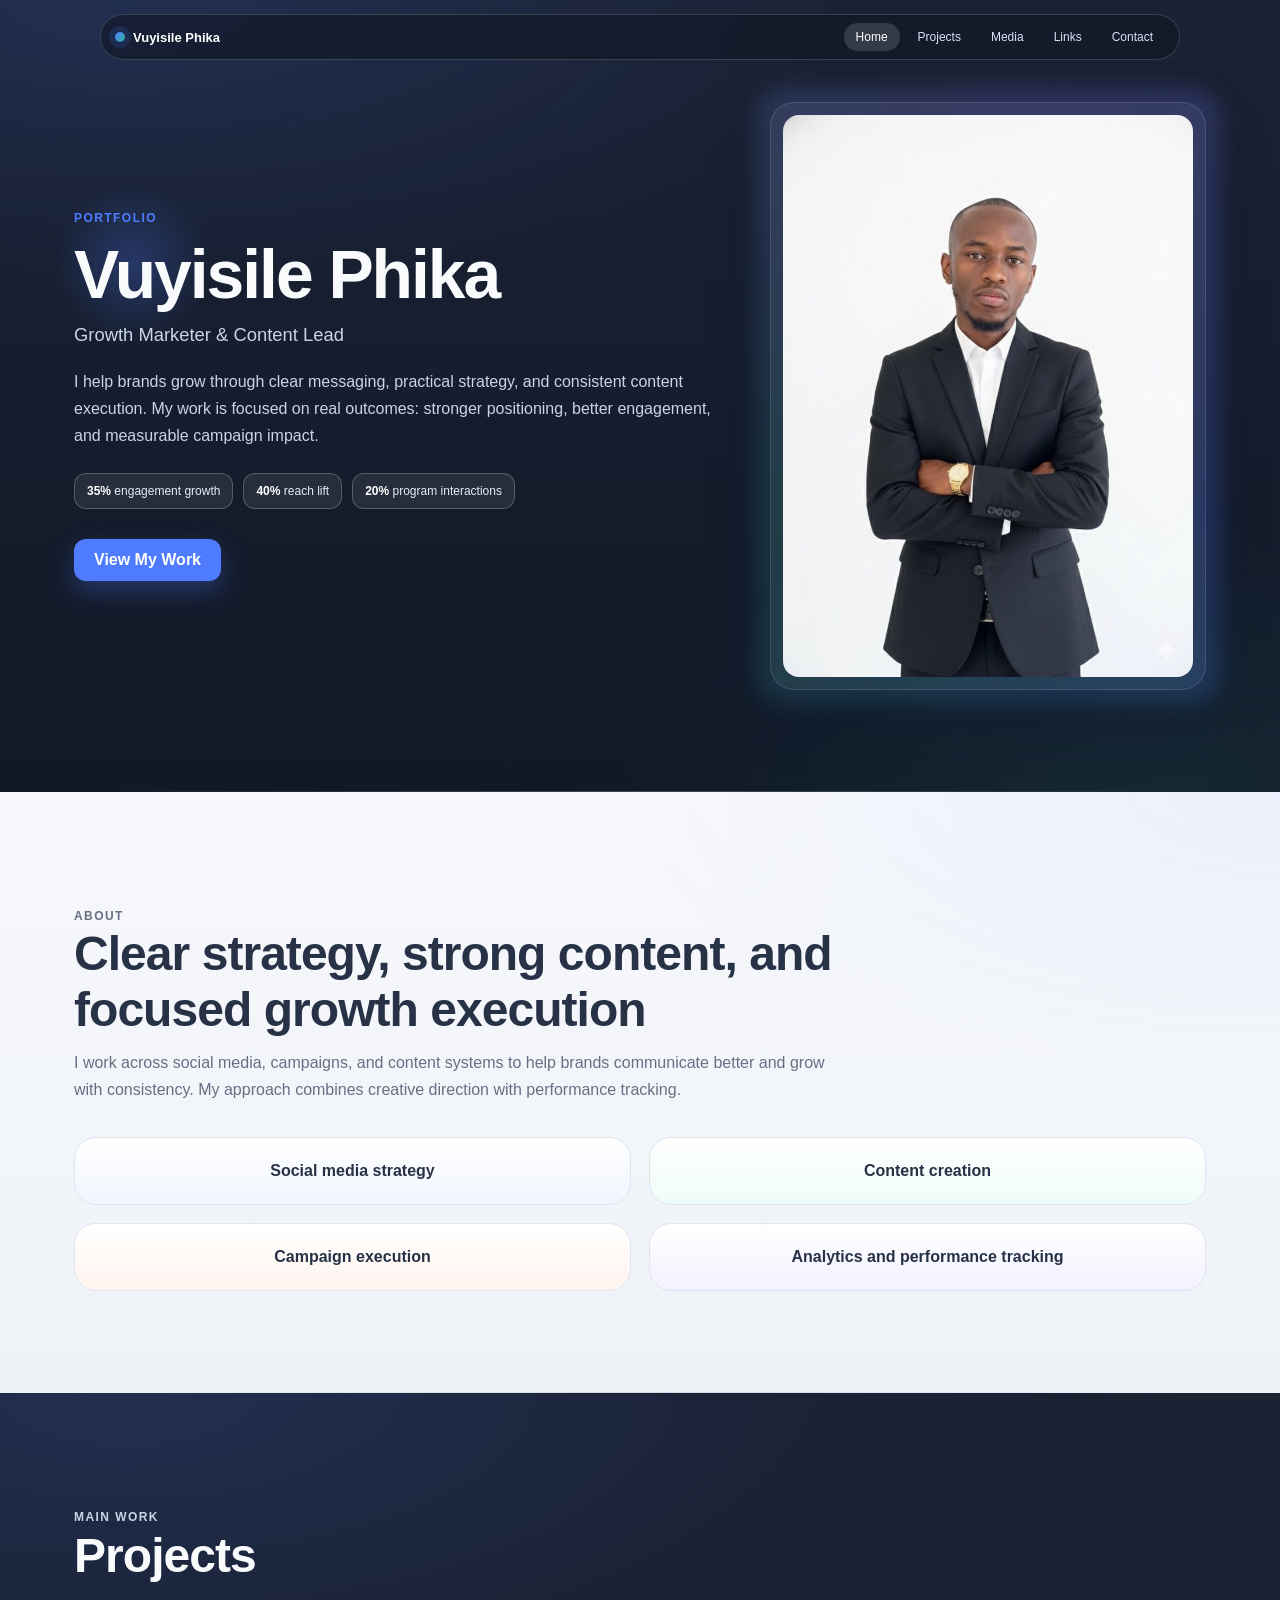
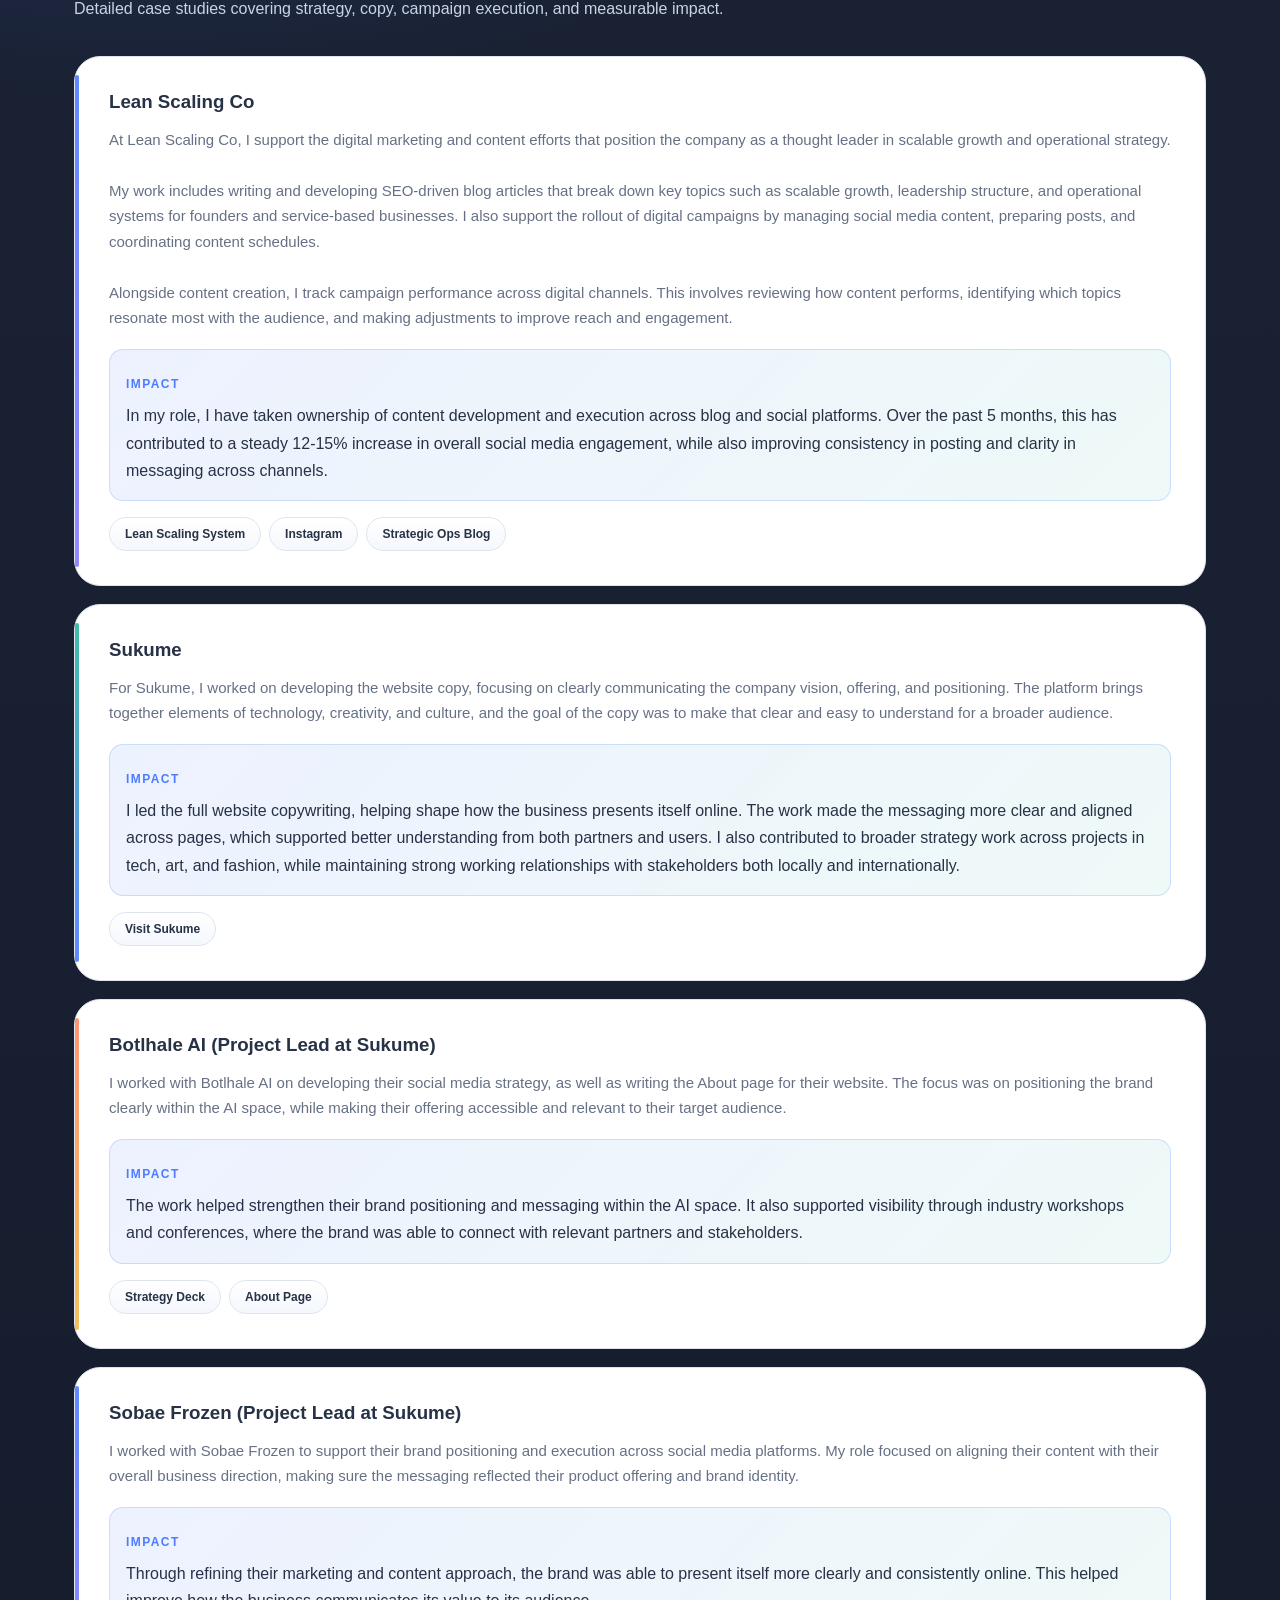
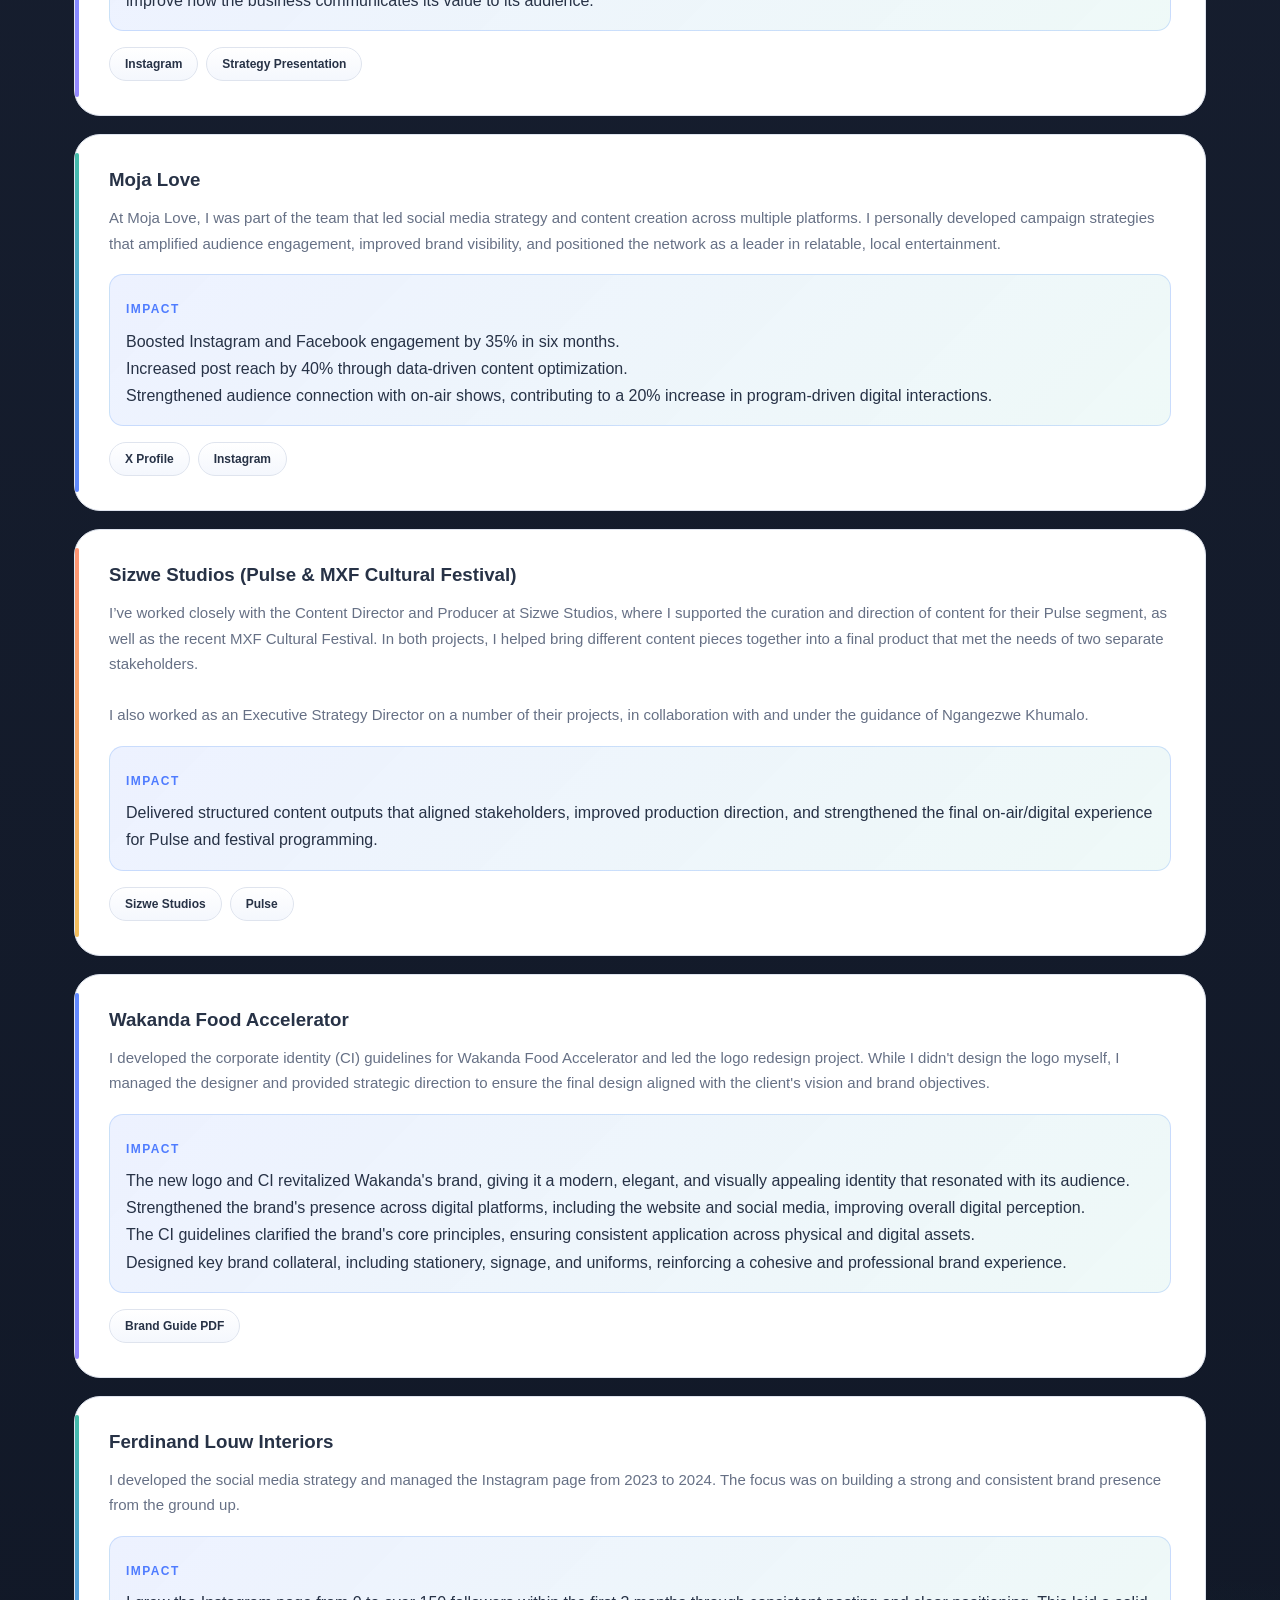
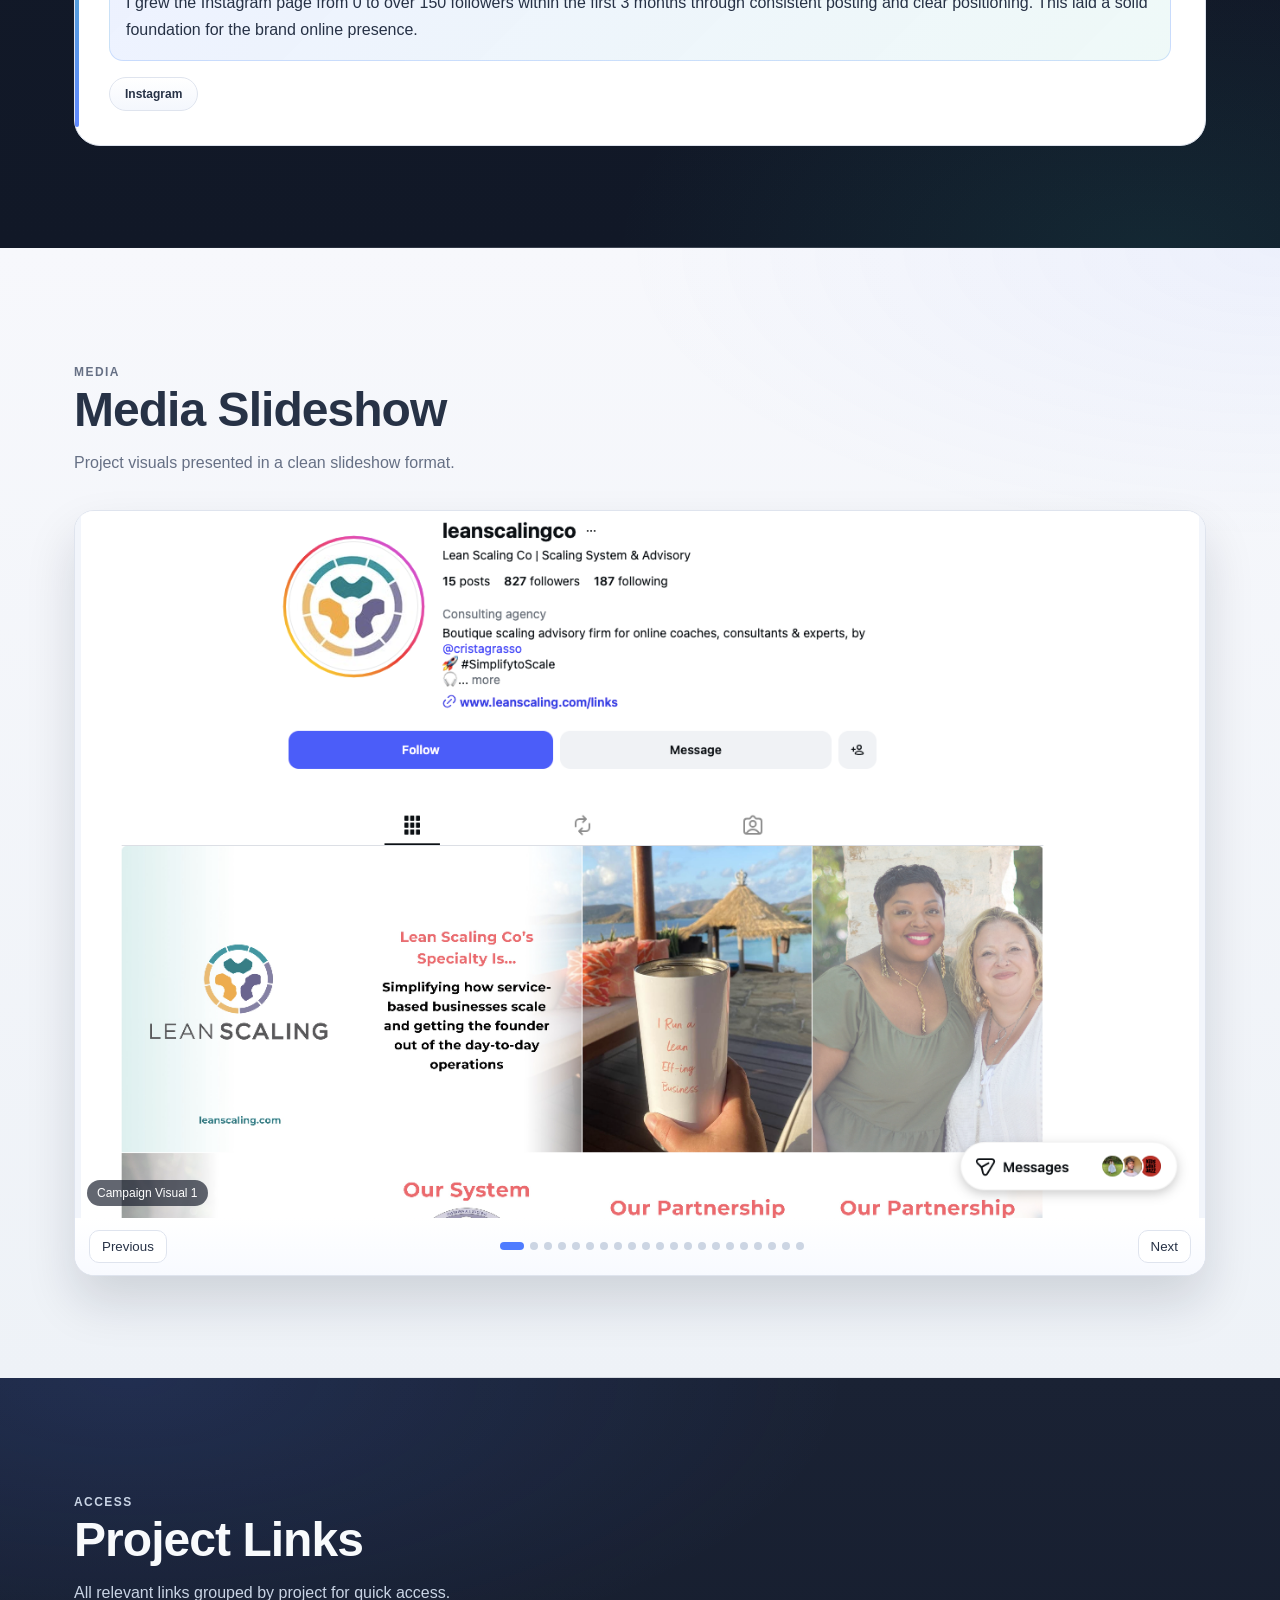
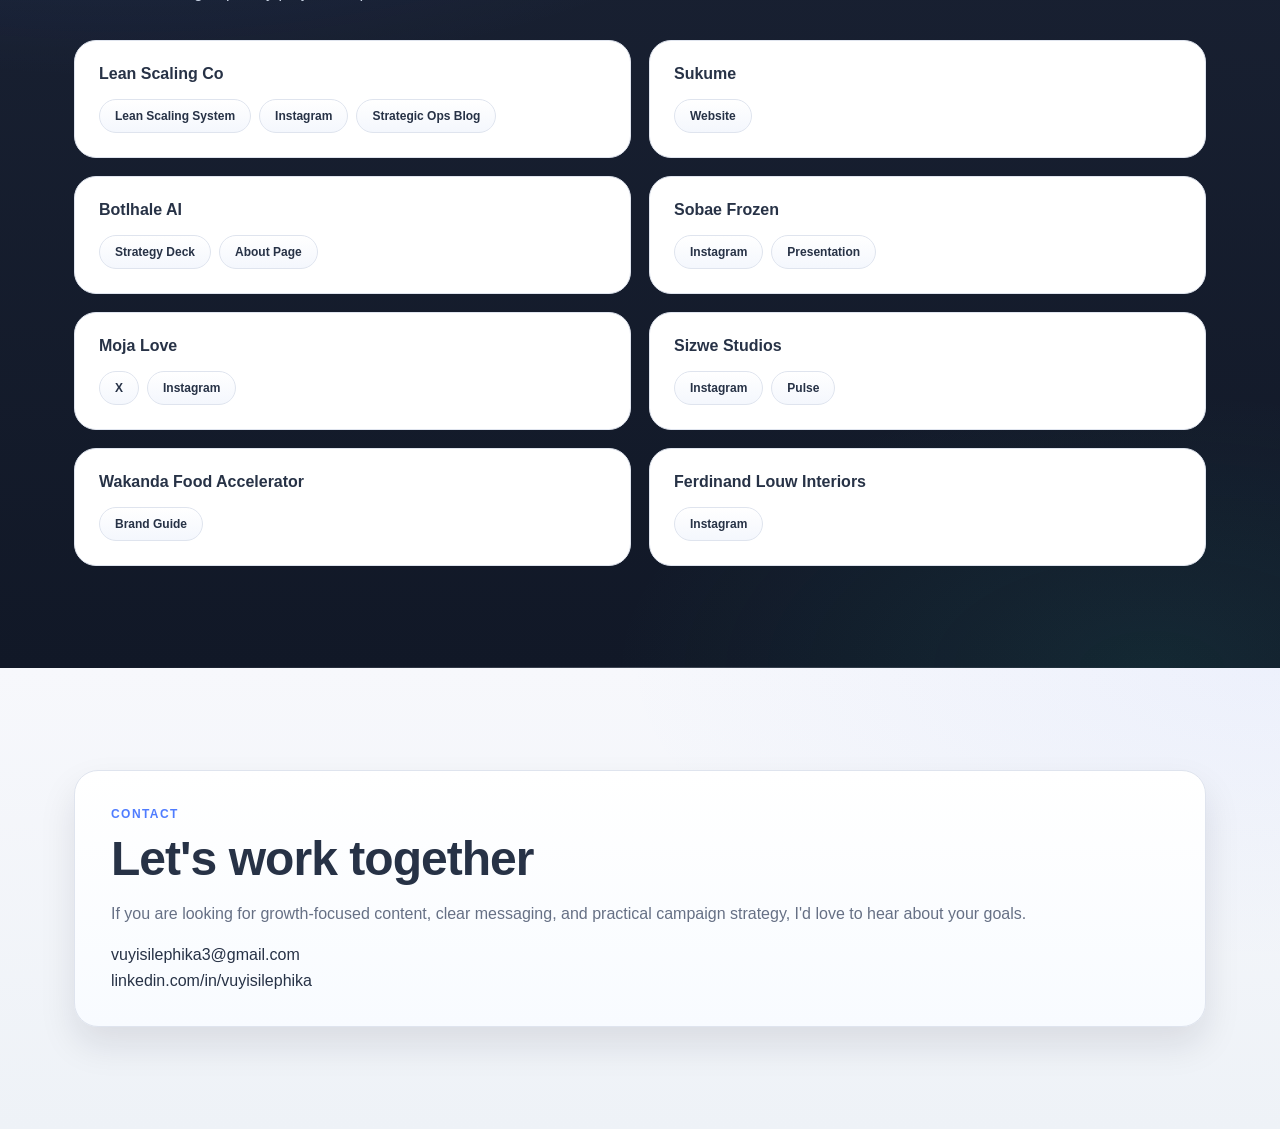
<file: Vuyisile's Portfolio/index.html>
<!doctype html>
<html lang="en">
  <head>
    <meta charset="UTF-8" />
    <meta name="viewport" content="width=device-width, initial-scale=1.0" />
    <title>Vuyisile Phika | Growth Marketer Portfolio</title>
    <style>
      :root {
        --dark: #111827;
        --light: #f7f8fc;
        --blue: #4f7cff;
        --green: #2fb49f;
        --violet: #8b7cff;
        --coral: #ff8a65;
        --gold: #f2b84b;
        --text-light: #f8fafc;
        --text-dark: #273246;
        --muted-light: #c9d4e5;
        --muted-dark: #667085;
        --border: #dfe4ee;
      }

      * {
        box-sizing: border-box;
      }

      html {
        scroll-behavior: smooth;
      }

      body {
        margin: 0;
        font-family: "Plus Jakarta Sans", Inter, -apple-system, BlinkMacSystemFont, "Segoe UI", Roboto, sans-serif;
        background: var(--dark);
        color: var(--text-light);
        overflow-x: hidden;
      }

      .top-nav {
        position: fixed;
        top: 14px;
        left: 50%;
        transform: translateX(-50%);
        width: min(96%, 1080px);
        z-index: 40;
        border: 1px solid rgba(255, 255, 255, 0.16);
        background: rgba(17, 24, 39, 0.68);
        border-radius: 999px;
        backdrop-filter: blur(12px);
      }

      .top-nav .inner {
        display: flex;
        align-items: center;
        justify-content: space-between;
        padding: 8px 14px;
      }

      .brand-dot {
        display: inline-flex;
        align-items: center;
        gap: 8px;
        font-size: 13px;
        font-weight: 700;
        color: #fff;
      }

      .brand-dot::before {
        content: "";
        width: 10px;
        height: 10px;
        border-radius: 999px;
        background: linear-gradient(135deg, var(--blue), var(--green));
        box-shadow: 0 0 0 6px rgba(79, 124, 255, 0.15);
      }

      .nav-links {
        display: flex;
        gap: 6px;
        flex-wrap: wrap;
      }

      .nav-links a {
        color: #d8e3f3;
        text-decoration: none;
        font-size: 12px;
        padding: 7px 12px;
        border-radius: 999px;
        transition: 0.22s ease;
      }

      .nav-links a:hover,
      .nav-links a.active {
        background: rgba(255, 255, 255, 0.14);
        color: #fff;
      }

      body::before {
        content: "";
        position: fixed;
        inset: 0;
        background-image:
          linear-gradient(rgba(148, 163, 184, 0.08) 1px, transparent 1px),
          linear-gradient(90deg, rgba(148, 163, 184, 0.08) 1px, transparent 1px);
        background-size: 48px 48px;
        mask-image: radial-gradient(circle at 50% 30%, black 30%, transparent 80%);
        pointer-events: none;
        z-index: -2;
      }

      .bg-orb {
        position: fixed;
        border-radius: 999px;
        filter: blur(48px);
        opacity: 0.26;
        pointer-events: none;
        z-index: -1;
        transition: transform 0.2s linear;
      }

      .orb-a {
        width: 320px;
        height: 320px;
        background: radial-gradient(circle, rgba(59, 130, 246, 0.7), transparent 70%);
        top: -80px;
        left: -70px;
      }

      .orb-b {
        width: 280px;
        height: 280px;
        background: radial-gradient(circle, rgba(139, 124, 255, 0.58), transparent 70%);
        right: -60px;
        top: 28%;
      }

      .orb-c {
        width: 260px;
        height: 260px;
        background: radial-gradient(circle, rgba(255, 138, 101, 0.45), transparent 70%);
        left: 18%;
        bottom: -80px;
      }

      .container {
        width: 100%;
        max-width: 1180px;
        margin: 0 auto;
        padding: 0 24px;
      }

      section {
        padding: 102px 0;
        position: relative;
      }

      section::after {
        content: "";
        position: absolute;
        left: 50%;
        transform: translateX(-50%);
        bottom: 0;
        width: min(96%, 1100px);
        height: 1px;
        background: linear-gradient(90deg, transparent, rgba(156, 163, 175, 0.35), transparent);
      }

      section:last-of-type::after {
        display: none;
      }

      .section-dark {
        background:
          radial-gradient(1200px 500px at 10% 0%, rgba(79, 124, 255, 0.14), transparent 60%),
          radial-gradient(900px 460px at 90% 100%, rgba(47, 180, 159, 0.1), transparent 60%),
          linear-gradient(to bottom, #1a2234, #111827);
        color: var(--text-light);
      }

      .section-light {
        background:
          radial-gradient(950px 420px at 100% 0%, rgba(79, 124, 255, 0.06), transparent 70%),
          linear-gradient(to bottom, #f7f8fc, #eef2f7);
        color: var(--text-dark);
      }

      .eyebrow {
        margin: 0;
        color: var(--blue);
        text-transform: uppercase;
        letter-spacing: 0.12em;
        font-size: 12px;
        font-weight: 600;
      }

      h1,
      h2,
      h3,
      h4,
      p {
        margin: 0;
      }

      h1 {
        font-size: clamp(2.3rem, 5.3vw, 4.7rem);
        line-height: 1.05;
        letter-spacing: -0.03em;
      }

      h2 {
        font-size: clamp(1.9rem, 3.8vw, 3rem);
        line-height: 1.15;
        letter-spacing: -0.02em;
      }

      .hero-grid {
        display: grid;
        grid-template-columns: 1.2fr 0.8fr;
        gap: 42px;
        align-items: center;
      }

      .hero-copy {
        position: relative;
      }

      .hero-copy::before {
        content: "";
        position: absolute;
        top: -26px;
        left: -22px;
        width: 160px;
        height: 160px;
        border-radius: 999px;
        background: radial-gradient(circle, rgba(79, 124, 255, 0.26), transparent 70%);
        z-index: -1;
      }

      .lead {
        margin-top: 22px;
        color: var(--muted-light);
        line-height: 1.7;
        max-width: 720px;
      }

      .hero-title {
        margin-top: 14px;
      }

      .hero-role {
        margin-top: 14px;
        color: var(--muted-light);
        font-size: 1.15rem;
      }

      .cta {
        margin-top: 30px;
        display: inline-block;
        text-decoration: none;
        background: var(--blue);
        color: #fff;
        border-radius: 12px;
        padding: 12px 20px;
        font-weight: 600;
        transition: 0.25s ease;
        box-shadow: 0 10px 24px rgba(79, 124, 255, 0.3);
      }

      .cta:hover {
        transform: translateY(-2px);
        background: var(--green);
      }

      .photo-wrap {
        border-radius: 24px;
        border: 1px solid rgba(255, 255, 255, 0.15);
        background: rgba(255, 255, 255, 0.05);
        padding: 12px;
        transform-style: preserve-3d;
        transition: transform 0.25s ease, box-shadow 0.25s ease;
        box-shadow: 0 24px 60px rgba(15, 23, 42, 0.45);
        position: relative;
      }

      .photo-wrap::before {
        content: "";
        position: absolute;
        inset: -16px;
        border-radius: 32px;
        background: conic-gradient(from 120deg, rgba(79, 124, 255, 0.22), rgba(47, 180, 159, 0.16), rgba(139, 124, 255, 0.2), rgba(79, 124, 255, 0.22));
        z-index: -1;
        filter: blur(10px);
      }

      .hero-stats {
        margin-top: 24px;
        display: flex;
        flex-wrap: wrap;
        gap: 10px;
      }

      .mini-stat {
        border: 1px solid rgba(255, 255, 255, 0.22);
        background: rgba(255, 255, 255, 0.08);
        color: #e5edf9;
        border-radius: 12px;
        padding: 10px 12px;
        font-size: 12px;
      }

      .mini-stat strong {
        color: #fff;
      }

      .photo-wrap img {
        width: 100%;
        display: block;
        border-radius: 16px;
      }

      .section-head {
        max-width: 780px;
        margin-bottom: 34px;
      }

      .section-head p {
        margin-top: 12px;
        line-height: 1.7;
      }

      .section-light .section-head p {
        color: var(--muted-dark);
      }

      .section-dark .section-head p {
        color: var(--muted-light);
      }

      .grid {
        display: grid;
        gap: 18px;
      }

      .grid-2 {
        grid-template-columns: repeat(2, minmax(0, 1fr));
      }

      .grid-3 {
        grid-template-columns: repeat(3, minmax(0, 1fr));
      }

      .card {
        background: #fff;
        color: var(--text-dark);
        border: 1px solid var(--border);
        border-radius: 22px;
        padding: 24px;
        transition: transform 0.28s ease, border-color 0.28s ease, box-shadow 0.28s ease;
        transform-style: preserve-3d;
        position: relative;
      }

      .card:hover {
        transform: translateY(-5px);
      }

      .project-card {
        border-radius: 26px;
        padding: 34px;
      }

      .project-card:hover {
        border-color: rgba(59, 130, 246, 0.45);
        box-shadow: 0 18px 34px rgba(17, 24, 39, 0.14);
      }

      .project-card::before {
        content: "";
        position: absolute;
        left: 0;
        top: 18px;
        bottom: 18px;
        width: 4px;
        border-radius: 999px;
        background: linear-gradient(to bottom, var(--blue), var(--green));
        opacity: 0.9;
      }

      #projects .grid .project-card:nth-child(3n + 1)::before {
        background: linear-gradient(to bottom, var(--blue), var(--violet));
      }

      #projects .grid .project-card:nth-child(3n + 2)::before {
        background: linear-gradient(to bottom, var(--green), var(--blue));
      }

      #projects .grid .project-card:nth-child(3n + 3)::before {
        background: linear-gradient(to bottom, var(--coral), var(--gold));
      }

      .skill-card {
        text-align: center;
        font-weight: 600;
      }

      .skill-card:nth-child(1) {
        background: linear-gradient(180deg, #ffffff, #f1f5ff);
      }

      .skill-card:nth-child(2) {
        background: linear-gradient(180deg, #ffffff, #eefcf8);
      }

      .skill-card:nth-child(3) {
        background: linear-gradient(180deg, #ffffff, #fff4ef);
      }

      .skill-card:nth-child(4) {
        background: linear-gradient(180deg, #ffffff, #f2f1ff);
      }

      .card > * {
        transform: translateZ(10px);
      }

      .project-card::after,
      .media-tile::after {
        content: "";
        position: absolute;
        inset: 0;
        border-radius: inherit;
        padding: 1px;
        background: linear-gradient(135deg, rgba(59, 130, 246, 0.2), rgba(16, 185, 129, 0.14));
        -webkit-mask:
          linear-gradient(#fff 0 0) content-box,
          linear-gradient(#fff 0 0);
        -webkit-mask-composite: xor;
        mask-composite: exclude;
        opacity: 0;
        transition: opacity 0.25s ease;
        pointer-events: none;
      }

      .project-card:hover::after,
      .media-tile:hover::after {
        opacity: 1;
      }

      .project-desc {
        margin-top: 14px;
        color: var(--muted-dark);
        line-height: 1.7;
        font-size: 15px;
      }

      .impact {
        margin-top: 18px;
        border-radius: 14px;
        border: 1px solid rgba(59, 130, 246, 0.2);
        background: linear-gradient(135deg, rgba(79, 124, 255, 0.1), rgba(47, 180, 159, 0.08));
        padding: 16px;
      }

      .impact p {
        margin-top: 8px;
        line-height: 1.7;
      }

      .pills {
        margin-top: 16px;
        display: flex;
        flex-wrap: wrap;
        gap: 8px;
      }

      .pill {
        text-decoration: none;
        border: 1px solid var(--border);
        color: var(--text-dark);
        border-radius: 999px;
        padding: 9px 15px;
        font-size: 12px;
        font-weight: 600;
        background: linear-gradient(180deg, #ffffff, #f4f7fd);
        transition: 0.22s ease;
      }

      .pill:hover {
        background: rgba(59, 130, 246, 0.1);
        border-color: rgba(59, 130, 246, 0.5);
        color: var(--blue);
      }

      .media-tile {
        position: relative;
        overflow: hidden;
        cursor: pointer;
      }

      .placeholder {
        margin-top: 12px;
        border-radius: 10px;
        border: 1px dashed var(--border);
        background: #f1f5f9;
        color: var(--muted-dark);
        text-align: center;
        padding: 24px 10px;
        font-size: 14px;
      }

      .media-overlay {
        position: absolute;
        inset: 0;
        background: rgba(15, 23, 42, 0.72);
        display: flex;
        align-items: center;
        justify-content: center;
        opacity: 0;
        transition: 0.25s ease;
      }

      .media-overlay span {
        color: #fff;
        border: 1px solid rgba(255, 255, 255, 0.25);
        border-radius: 999px;
        padding: 8px 12px;
        font-size: 11px;
        font-weight: 700;
        letter-spacing: 0.12em;
        text-transform: uppercase;
      }

      .media-tile:hover .media-overlay {
        opacity: 1;
      }

      .slideshow {
        position: relative;
        border-radius: 20px;
        overflow: hidden;
        border: 1px solid var(--border);
        background: #ffffff;
        box-shadow: 0 26px 50px rgba(17, 24, 39, 0.14);
      }

      .slides {
        position: relative;
        aspect-ratio: 16 / 10;
        background: #e8edf6;
      }

      .slide {
        position: absolute;
        inset: 0;
        opacity: 0;
        transition: opacity 0.55s ease;
      }

      .slide.active {
        opacity: 1;
      }

      .slide img {
        width: 100%;
        height: 100%;
        object-fit: contain;
        background: #f2f5fb;
        display: block;
      }

      .slide-caption {
        position: absolute;
        left: 12px;
        bottom: 12px;
        background: rgba(18, 24, 38, 0.66);
        color: #fff;
        font-size: 12px;
        padding: 6px 10px;
        border-radius: 999px;
      }

      .slideshow-controls {
        display: flex;
        align-items: center;
        justify-content: space-between;
        padding: 12px 14px;
        background: linear-gradient(180deg, #fff, #f8faff);
      }

      .arrow-btn {
        border: 1px solid var(--border);
        background: #fff;
        color: var(--text-dark);
        border-radius: 10px;
        padding: 8px 12px;
        cursor: pointer;
        transition: 0.2s ease;
      }

      .arrow-btn:hover {
        border-color: rgba(91, 124, 250, 0.45);
        background: rgba(91, 124, 250, 0.08);
        color: var(--blue);
      }

      .dots {
        display: flex;
        gap: 6px;
      }

      .dot {
        width: 8px;
        height: 8px;
        border-radius: 999px;
        border: 0;
        background: #ccd5e3;
        cursor: pointer;
        padding: 0;
      }

      .dot.active {
        width: 24px;
        background: var(--blue);
      }

      .link-group .pills .pill:hover {
        background: var(--green);
        border-color: rgba(16, 185, 129, 0.5);
        color: #fff;
      }

      .contact-box {
        border-radius: 24px;
        border: 1px solid var(--border);
        background: linear-gradient(180deg, #ffffff, #f8fbff);
        color: var(--text-dark);
        padding: 36px;
        box-shadow: 0 18px 36px rgba(17, 24, 39, 0.1);
      }

      .contact-copy {
        margin-top: 14px;
        color: var(--muted-dark);
        line-height: 1.7;
      }

      .contact-links {
        margin-top: 18px;
        display: grid;
        gap: 8px;
      }

      .contact-links a {
        text-decoration: none;
        color: var(--text-dark);
      }

      .contact-links a:hover {
        color: var(--blue);
      }

      .modal {
        position: fixed;
        inset: 0;
        background: rgba(15, 23, 42, 0.8);
        backdrop-filter: blur(4px);
        display: none;
        align-items: center;
        justify-content: center;
        padding: 16px;
        z-index: 50;
      }

      .modal.open {
        display: flex;
      }

      .modal-card {
        width: 100%;
        max-width: 680px;
        border-radius: 18px;
        border: 1px solid var(--border);
        background: #fff;
        color: var(--text-dark);
        padding: 24px;
        box-shadow: 0 30px 70px rgba(15, 23, 42, 0.35);
      }

      .close-btn {
        margin-top: 16px;
        border: none;
        border-radius: 10px;
        padding: 10px 14px;
        background: var(--blue);
        color: #fff;
        font-weight: 600;
        cursor: pointer;
      }

      .close-btn:hover {
        background: var(--green);
      }

      .reveal {
        opacity: 0;
        transform: translateY(18px);
        transition: opacity 0.6s ease, transform 0.6s ease;
      }

      .reveal.show {
        opacity: 1;
        transform: translateY(0);
      }

      @media (max-width: 1024px) {
        .top-nav {
          width: calc(100% - 20px);
          top: 10px;
        }
        .hero-grid {
          grid-template-columns: 1fr;
        }
      }

      @media (max-width: 900px) {
        .grid-3 {
          grid-template-columns: repeat(2, minmax(0, 1fr));
        }
        .grid-2 {
          grid-template-columns: 1fr;
        }
      }

      @media (max-width: 700px) {
        section {
          padding: 72px 0;
        }
        .top-nav .inner {
          align-items: flex-start;
          gap: 8px;
          flex-direction: column;
        }
        .grid-3 {
          grid-template-columns: 1fr;
        }
        .project-card {
          padding: 22px;
        }
        .bg-orb {
          opacity: 0.15;
        }
      }
    </style>
  </head>
  <body>
    <nav class="top-nav">
      <div class="inner">
        <span class="brand-dot">Vuyisile Phika</span>
        <div class="nav-links">
          <a href="#top" class="active">Home</a>
          <a href="#projects">Projects</a>
          <a href="#media-content">Media</a>
          <a href="#links">Links</a>
          <a href="#contact">Contact</a>
        </div>
      </div>
    </nav>
    <div class="bg-orb orb-a"></div>
    <div class="bg-orb orb-b"></div>
    <div class="bg-orb orb-c"></div>
    <section class="section-dark" id="top">
      <div class="container reveal">
        <div class="hero-grid">
          <div class="hero-copy">
            <p class="eyebrow">Portfolio</p>
            <h1 class="hero-title">Vuyisile Phika</h1>
            <p class="hero-role">Growth Marketer &amp; Content Lead</p>
            <p class="lead">
              I help brands grow through clear messaging, practical strategy, and consistent content
              execution. My work is focused on real outcomes: stronger positioning, better engagement,
              and measurable campaign impact.
            </p>
            <div class="hero-stats">
              <span class="mini-stat"><strong>35%</strong> engagement growth</span>
              <span class="mini-stat"><strong>40%</strong> reach lift</span>
              <span class="mini-stat"><strong>20%</strong> program interactions</span>
            </div>
            <a class="cta" href="#projects">View My Work</a>
          </div>
          <div class="photo-wrap" data-tilt>
            <img src="./public/vuyisile-phika.png" alt="Vuyisile Phika portrait" />
          </div>
        </div>
      </div>
    </section>

    <section class="section-light">
      <div class="container reveal">
        <div class="section-head">
          <p class="eyebrow">About</p>
          <h2>Clear strategy, strong content, and focused growth execution</h2>
          <p>
            I work across social media, campaigns, and content systems to help brands communicate
            better and grow with consistency. My approach combines creative direction with
            performance tracking.
          </p>
        </div>
        <div class="grid grid-2">
          <article class="card skill-card">Social media strategy</article>
          <article class="card skill-card">Content creation</article>
          <article class="card skill-card">Campaign execution</article>
          <article class="card skill-card">Analytics and performance tracking</article>
        </div>
      </div>
    </section>

    <section class="section-dark" id="projects">
      <div class="container reveal">
        <div class="section-head">
          <p class="eyebrow">Main Work</p>
          <h2>Projects</h2>
          <p>Detailed case studies covering strategy, copy, campaign execution, and measurable impact.</p>
        </div>
        <div class="grid">
          <article class="card project-card" data-tilt>
            <h3>Lean Scaling Co</h3>
            <p class="project-desc">
              At Lean Scaling Co, I support the digital marketing and content efforts that position the
              company as a thought leader in scalable growth and operational strategy.
              <br /><br />
              My work includes writing and developing SEO-driven blog articles that break down key
              topics such as scalable growth, leadership structure, and operational systems for founders
              and service-based businesses. I also support the rollout of digital campaigns by managing
              social media content, preparing posts, and coordinating content schedules.
              <br /><br />
              Alongside content creation, I track campaign performance across digital channels. This
              involves reviewing how content performs, identifying which topics resonate most with the
              audience, and making adjustments to improve reach and engagement.
            </p>
            <div class="impact">
              <p class="eyebrow">Impact</p>
              <p>
                In my role, I have taken ownership of content development and execution across blog and
                social platforms. Over the past 5 months, this has contributed to a steady 12-15%
                increase in overall social media engagement, while also improving consistency in posting
                and clarity in messaging across channels.
              </p>
            </div>
            <div class="pills">
              <a class="pill" href="https://www.leanscaling.com/lean-scaling-system" target="_blank" rel="noreferrer">Lean Scaling System</a>
              <a class="pill" href="https://www.instagram.com/leanscalingco" target="_blank" rel="noreferrer">Instagram</a>
              <a class="pill" href="https://www.strategicopsinstitute.com/blog" target="_blank" rel="noreferrer">Strategic Ops Blog</a>
            </div>
          </article>

          <article class="card project-card" data-tilt>
            <h3>Sukume</h3>
            <p class="project-desc">
              For Sukume, I worked on developing the website copy, focusing on clearly communicating
              the company vision, offering, and positioning. The platform brings together elements of
              technology, creativity, and culture, and the goal of the copy was to make that clear and
              easy to understand for a broader audience.
            </p>
            <div class="impact">
              <p class="eyebrow">Impact</p>
              <p>
                I led the full website copywriting, helping shape how the business presents itself
                online. The work made the messaging more clear and aligned across pages, which supported
                better understanding from both partners and users. I also contributed to broader strategy
                work across projects in tech, art, and fashion, while maintaining strong working
                relationships with stakeholders both locally and internationally.
              </p>
            </div>
            <div class="pills">
              <a class="pill" href="https://sukume.com/" target="_blank" rel="noreferrer">Visit Sukume</a>
            </div>
          </article>

          <article class="card project-card" data-tilt>
            <h3>Botlhale AI (Project Lead at Sukume)</h3>
            <p class="project-desc">
              I worked with Botlhale AI on developing their social media strategy, as well as writing
              the About page for their website. The focus was on positioning the brand clearly within
              the AI space, while making their offering accessible and relevant to their target audience.
            </p>
            <div class="impact">
              <p class="eyebrow">Impact</p>
              <p>
                The work helped strengthen their brand positioning and messaging within the AI space. It
                also supported visibility through industry workshops and conferences, where the brand was
                able to connect with relevant partners and stakeholders.
              </p>
            </div>
            <div class="pills">
              <a class="pill" href="https://docs.google.com/presentation/d/1arJByUkDiRDEJ02OEFSJctPKShR32NoP/edit" target="_blank" rel="noreferrer">Strategy Deck</a>
              <a class="pill" href="https://botlhale.ai/about-us-multilingual-solutions/" target="_blank" rel="noreferrer">About Page</a>
            </div>
          </article>

          <article class="card project-card" data-tilt>
            <h3>Sobae Frozen (Project Lead at Sukume)</h3>
            <p class="project-desc">
              I worked with Sobae Frozen to support their brand positioning and execution across social
              media platforms. My role focused on aligning their content with their overall business
              direction, making sure the messaging reflected their product offering and brand identity.
            </p>
            <div class="impact">
              <p class="eyebrow">Impact</p>
              <p>
                Through refining their marketing and content approach, the brand was able to present
                itself more clearly and consistently online. This helped improve how the business
                communicates its value to its audience.
              </p>
            </div>
            <div class="pills">
              <a class="pill" href="https://www.instagram.com/sobaefrozen/?hl=en" target="_blank" rel="noreferrer">Instagram</a>
              <a class="pill" href="https://docs.google.com/presentation/d/1A0nHdS0uIjVgI6z1DBDI_Gd78AW6QehB/edit?usp=drive_link&ouid=118223080494002328923&rtpof=true&sd=true" target="_blank" rel="noreferrer">Strategy Presentation</a>
            </div>
          </article>

          <article class="card project-card" data-tilt>
            <h3>Moja Love</h3>
            <p class="project-desc">
              At Moja Love, I was part of the team that led social media strategy and content creation
              across multiple platforms. I personally developed campaign strategies that amplified
              audience engagement, improved brand visibility, and positioned the network as a leader
              in relatable, local entertainment.
            </p>
            <div class="impact">
              <p class="eyebrow">Impact</p>
              <p>
                Boosted Instagram and Facebook engagement by 35% in six months.<br />
                Increased post reach by 40% through data-driven content optimization.<br />
                Strengthened audience connection with on-air shows, contributing to a 20% increase
                in program-driven digital interactions.
              </p>
            </div>
            <div class="pills">
              <a class="pill" href="https://x.com/mojalovetv" target="_blank" rel="noreferrer">X Profile</a>
              <a class="pill" href="https://www.instagram.com/mojalovetv/" target="_blank" rel="noreferrer">Instagram</a>
            </div>
          </article>

          <article class="card project-card" data-tilt>
            <h3>Sizwe Studios (Pulse &amp; MXF Cultural Festival)</h3>
            <p class="project-desc">
              I’ve worked closely with the Content Director and Producer at Sizwe Studios, where I supported
              the curation and direction of content for their Pulse segment, as well as the recent MXF Cultural
              Festival. In both projects, I helped bring different content pieces together into a final product
              that met the needs of two separate stakeholders.
              <br /><br />
              I also worked as an Executive Strategy Director on a number of their projects, in collaboration
              with and under the guidance of Ngangezwe Khumalo.
            </p>
            <div class="impact">
              <p class="eyebrow">Impact</p>
              <p>
                Delivered structured content outputs that aligned stakeholders, improved production direction,
                and strengthened the final on-air/digital experience for Pulse and festival programming.
              </p>
            </div>
            <div class="pills">
              <a class="pill" href="https://www.instagram.com/sizwe.studio/" target="_blank" rel="noreferrer">Sizwe Studios</a>
              <a class="pill" href="https://www.instagram.com/thisis_pulse/" target="_blank" rel="noreferrer">Pulse</a>
            </div>
          </article>

          <article class="card project-card" data-tilt>
            <h3>Wakanda Food Accelerator</h3>
            <p class="project-desc">
              I developed the corporate identity (CI) guidelines for Wakanda Food Accelerator and led
              the logo redesign project. While I didn&apos;t design the logo myself, I managed the
              designer and provided strategic direction to ensure the final design aligned with the
              client&apos;s vision and brand objectives.
            </p>
            <div class="impact">
              <p class="eyebrow">Impact</p>
              <p>
                The new logo and CI revitalized Wakanda&apos;s brand, giving it a modern, elegant, and
                visually appealing identity that resonated with its audience.<br />
                Strengthened the brand&apos;s presence across digital platforms, including the website and
                social media, improving overall digital perception.<br />
                The CI guidelines clarified the brand&apos;s core principles, ensuring consistent application
                across physical and digital assets.<br />
                Designed key brand collateral, including stationery, signage, and uniforms, reinforcing
                a cohesive and professional brand experience.
              </p>
            </div>
            <div class="pills">
              <a class="pill" href="https://drive.google.com/file/d/1IsQDkXQjvy4ER0FBWZdv-aAPUslnOKBJ/view?usp=drive_link" target="_blank" rel="noreferrer">Brand Guide PDF</a>
            </div>
          </article>

          <article class="card project-card" data-tilt>
            <h3>Ferdinand Louw Interiors</h3>
            <p class="project-desc">
              I developed the social media strategy and managed the Instagram page from 2023 to 2024.
              The focus was on building a strong and consistent brand presence from the ground up.
            </p>
            <div class="impact">
              <p class="eyebrow">Impact</p>
              <p>
                I grew the Instagram page from 0 to over 150 followers within the first 3 months
                through consistent posting and clear positioning. This laid a solid foundation for the
                brand online presence.
              </p>
            </div>
            <div class="pills">
              <a class="pill" href="https://www.instagram.com/ferdilouw_interiors" target="_blank" rel="noreferrer">Instagram</a>
            </div>
          </article>
        </div>
      </div>
    </section>

    <section class="section-light" id="media-content">
      <div class="container reveal">
        <div class="section-head">
          <p class="eyebrow">Media</p>
          <h2>Media Slideshow</h2>
          <p>Project visuals presented in a clean slideshow format.</p>
        </div>
        <div class="slideshow" data-tilt>
          <div class="slides" id="slides"></div>
          <div class="slideshow-controls">
            <button type="button" class="arrow-btn" id="prevSlide">Previous</button>
            <div class="dots" id="dots"></div>
            <button type="button" class="arrow-btn" id="nextSlide">Next</button>
          </div>
        </div>
      </div>
    </section>

    <section class="section-dark" id="links">
      <div class="container reveal">
        <div class="section-head">
          <p class="eyebrow">Access</p>
          <h2>Project Links</h2>
          <p>All relevant links grouped by project for quick access.</p>
        </div>
        <div class="grid grid-2">
          <article class="card link-group" data-tilt>
            <h4>Lean Scaling Co</h4>
            <div class="pills">
              <a class="pill" href="https://www.leanscaling.com/lean-scaling-system" target="_blank" rel="noreferrer">Lean Scaling System</a>
              <a class="pill" href="https://www.instagram.com/leanscalingco" target="_blank" rel="noreferrer">Instagram</a>
              <a class="pill" href="https://www.strategicopsinstitute.com/blog" target="_blank" rel="noreferrer">Strategic Ops Blog</a>
            </div>
          </article>
          <article class="card link-group" data-tilt>
            <h4>Sukume</h4>
            <div class="pills">
              <a class="pill" href="https://sukume.com/" target="_blank" rel="noreferrer">Website</a>
            </div>
          </article>
          <article class="card link-group" data-tilt>
            <h4>Botlhale AI</h4>
            <div class="pills">
              <a class="pill" href="https://docs.google.com/presentation/d/1arJByUkDiRDEJ02OEFSJctPKShR32NoP/edit" target="_blank" rel="noreferrer">Strategy Deck</a>
              <a class="pill" href="https://botlhale.ai/about-us-multilingual-solutions/" target="_blank" rel="noreferrer">About Page</a>
            </div>
          </article>
          <article class="card link-group" data-tilt>
            <h4>Sobae Frozen</h4>
            <div class="pills">
              <a class="pill" href="https://www.instagram.com/sobaefrozen/?hl=en" target="_blank" rel="noreferrer">Instagram</a>
              <a class="pill" href="https://docs.google.com/presentation/d/1A0nHdS0uIjVgI6z1DBDI_Gd78AW6QehB/edit?usp=drive_link&ouid=118223080494002328923&rtpof=true&sd=true" target="_blank" rel="noreferrer">Presentation</a>
            </div>
          </article>
          <article class="card link-group" data-tilt>
            <h4>Moja Love</h4>
            <div class="pills">
              <a class="pill" href="https://x.com/mojalovetv" target="_blank" rel="noreferrer">X</a>
              <a class="pill" href="https://www.instagram.com/mojalovetv/" target="_blank" rel="noreferrer">Instagram</a>
            </div>
          </article>
          <article class="card link-group" data-tilt>
            <h4>Sizwe Studios</h4>
            <div class="pills">
              <a class="pill" href="https://www.instagram.com/sizwe.studio/" target="_blank" rel="noreferrer">Instagram</a>
              <a class="pill" href="https://www.instagram.com/thisis_pulse/" target="_blank" rel="noreferrer">Pulse</a>
            </div>
          </article>
          <article class="card link-group" data-tilt>
            <h4>Wakanda Food Accelerator</h4>
            <div class="pills">
              <a class="pill" href="https://drive.google.com/file/d/1IsQDkXQjvy4ER0FBWZdv-aAPUslnOKBJ/view?usp=drive_link" target="_blank" rel="noreferrer">Brand Guide</a>
            </div>
          </article>
          <article class="card link-group" data-tilt>
            <h4>Ferdinand Louw Interiors</h4>
            <div class="pills">
              <a class="pill" href="https://www.instagram.com/ferdilouw_interiors" target="_blank" rel="noreferrer">Instagram</a>
            </div>
          </article>
        </div>
      </div>
    </section>

    <section class="section-light" id="contact">
      <div class="container reveal">
        <div class="contact-box" data-tilt>
          <p class="eyebrow">Contact</p>
          <h2 style="margin-top: 10px">Let&apos;s work together</h2>
          <p class="contact-copy">
            If you are looking for growth-focused content, clear messaging, and practical campaign
            strategy, I&apos;d love to hear about your goals.
          </p>
          <div class="contact-links">
            <a href="mailto:vuyisilephika3@gmail.com">vuyisilephika3@gmail.com</a>
            <a href="https://www.linkedin.com/in/vuyisile-phika-154b46159/" target="_blank" rel="noreferrer">linkedin.com/in/vuyisilephika</a>
          </div>
        </div>
      </div>
    </section>

    <script>
      const reveals = document.querySelectorAll(".reveal");
      const observer = new IntersectionObserver(
        (entries) => {
          entries.forEach((entry) => {
            if (entry.isIntersecting) {
              entry.target.classList.add("show");
              observer.unobserve(entry.target);
            }
          });
        },
        { threshold: 0.15 }
      );
      reveals.forEach((item) => observer.observe(item));

      const slideshowImages = [
        { src: "./Images/Screenshot 2026-04-08 at 16.24.59.png", label: "Campaign Visual 1" },
        { src: "./Images/Screenshot 2026-04-08 at 16.25.22.png", label: "Campaign Visual 2" },
        { src: "./Images/Screenshot 2026-04-08 at 16.25.52.png", label: "Campaign Visual 3" },
        { src: "./Images/Screenshot 2026-04-08 at 16.27.05.png", label: "Campaign Visual 4" },
        { src: "./Images/Screenshot 2026-04-08 at 16.38.28.png", label: "Campaign Visual 5" },
        { src: "./Images/Screenshot 2026-04-08 at 16.42.18.png", label: "Campaign Visual 6" },
        { src: "./Images/Screenshot 2026-04-08 at 16.42.29.png", label: "Campaign Visual 7" },
        { src: "./Images/Screenshot 2026-04-08 at 16.43.19.png", label: "Campaign Visual 8" },
        { src: "./Images/Screenshot 2026-04-08 at 16.44.05.png", label: "Campaign Visual 9" },
        { src: "./Images/Screenshot 2026-04-08 at 16.44.48.png", label: "Campaign Visual 10" },
        { src: "./Images/Screenshot 2026-04-08 at 16.45.02.png", label: "Campaign Visual 11" },
        { src: "./Images/Screenshot 2026-04-08 at 16.46.00.png", label: "Campaign Visual 12" },
        { src: "./Images/Screenshot 2026-04-08 at 16.46.30.png", label: "Campaign Visual 13" },
        { src: "./Images/Screenshot 2026-04-08 at 16.47.51.png", label: "Campaign Visual 14" },
        { src: "./Images/Screenshot 2026-04-08 at 16.48.07.png", label: "Campaign Visual 15" },
        { src: "./Images/Screenshot 2026-04-08 at 16.49.22.png", label: "Campaign Visual 16" },
        { src: "./Images/Screenshot 2026-04-08 at 16.57.11.png", label: "Campaign Visual 17" },
        { src: "./Images/Screenshot 2026-04-08 at 16.58.08.png", label: "Campaign Visual 18" },
        { src: "./Images/Screenshot 2026-04-08 at 16.58.56.png", label: "Campaign Visual 19" },
        { src: "./Images/Screenshot 2026-04-16 at 14.54.09.png", label: "Campaign Visual 20" },
        { src: "./Images/Screenshot 2026-04-16 at 14.54.31.png", label: "Campaign Visual 21" },
      ];

      const slidesEl = document.getElementById("slides");
      const dotsEl = document.getElementById("dots");
      const prevBtn = document.getElementById("prevSlide");
      const nextBtn = document.getElementById("nextSlide");
      let currentSlide = 0;
      let autoPlayTimer;

      function renderSlides() {
        slidesEl.innerHTML = "";
        dotsEl.innerHTML = "";

        slideshowImages.forEach((image, index) => {
          const slide = document.createElement("div");
          slide.className = `slide ${index === currentSlide ? "active" : ""}`;
          slide.innerHTML = `<img src="${encodeURI(image.src)}" alt="${image.label}" /><span class="slide-caption">${image.label}</span>`;
          slidesEl.appendChild(slide);

          const dot = document.createElement("button");
          dot.className = `dot ${index === currentSlide ? "active" : ""}`;
          dot.type = "button";
          dot.addEventListener("click", () => {
            currentSlide = index;
            renderSlides();
            restartAutoPlay();
          });
          dotsEl.appendChild(dot);
        });
      }

      function nextSlide() {
        currentSlide = (currentSlide + 1) % slideshowImages.length;
        renderSlides();
      }

      function prevSlide() {
        currentSlide = (currentSlide - 1 + slideshowImages.length) % slideshowImages.length;
        renderSlides();
      }

      function restartAutoPlay() {
        clearInterval(autoPlayTimer);
        autoPlayTimer = setInterval(nextSlide, 3600);
      }

      prevBtn.addEventListener("click", () => {
        prevSlide();
        restartAutoPlay();
      });

      nextBtn.addEventListener("click", () => {
        nextSlide();
        restartAutoPlay();
      });

      renderSlides();
      restartAutoPlay();

      const tiltTargets = document.querySelectorAll("[data-tilt]");
      const canTilt = window.matchMedia("(hover: hover) and (pointer: fine)").matches;

      if (canTilt) {
        tiltTargets.forEach((element) => {
          element.addEventListener("mousemove", (event) => {
            const rect = element.getBoundingClientRect();
            const x = event.clientX - rect.left;
            const y = event.clientY - rect.top;
            const rotateX = ((y / rect.height) - 0.5) * -8;
            const rotateY = ((x / rect.width) - 0.5) * 8;
            element.style.transform = `perspective(1000px) rotateX(${rotateX}deg) rotateY(${rotateY}deg) translateY(-4px)`;
          });

          element.addEventListener("mouseleave", () => {
            element.style.transform = "";
          });
        });
      }

      const navAnchors = document.querySelectorAll(".nav-links a");
      const trackedSections = Array.from(navAnchors)
        .map((anchor) => document.querySelector(anchor.getAttribute("href")))
        .filter(Boolean);

      const navObserver = new IntersectionObserver(
        (entries) => {
          entries.forEach((entry) => {
            if (entry.isIntersecting) {
              navAnchors.forEach((anchor) => {
                anchor.classList.toggle("active", anchor.getAttribute("href") === `#${entry.target.id}`);
              });
            }
          });
        },
        { threshold: 0.35 }
      );
      trackedSections.forEach((section) => navObserver.observe(section));

      const orbs = document.querySelectorAll(".bg-orb");
      window.addEventListener("scroll", () => {
        const y = window.scrollY;
        orbs.forEach((orb, index) => {
          const speed = (index + 1) * 0.08;
          orb.style.transform = `translate3d(0, ${y * speed}px, 0)`;
        });
      });
    </script>
  </body>
</html>
</file>
